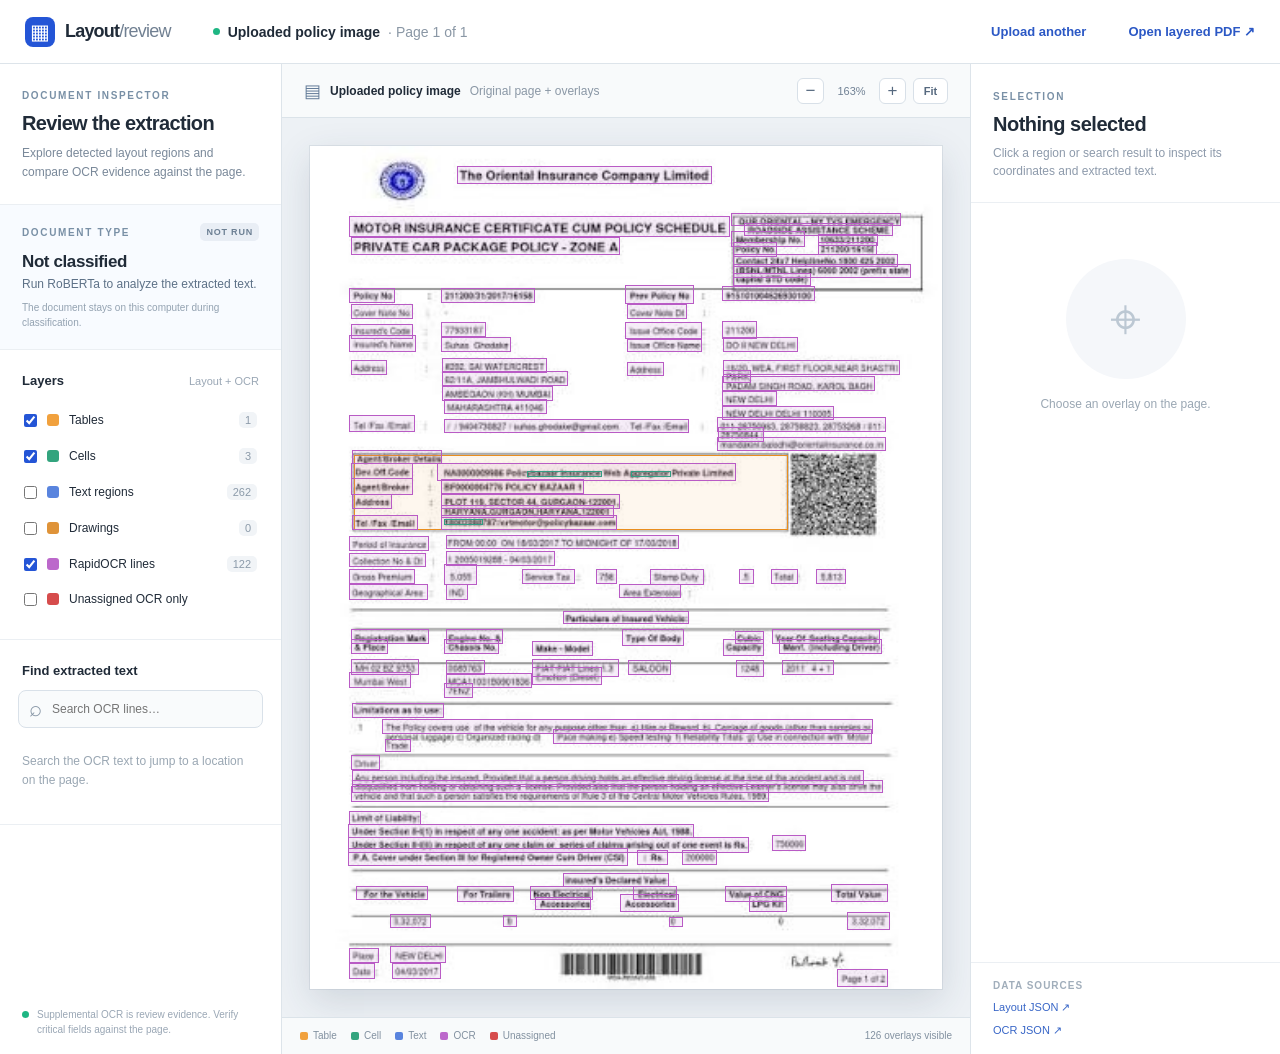
<file: index.html>
<!doctype html>
<html lang="en">
<head>
  <meta charset="utf-8">
  <meta name="viewport" content="width=device-width, initial-scale=1">
  <title>Policy layout review</title>
  <link rel="stylesheet" href="viewer.css">
</head>
<body>
  <div class="app">
    <header class="topbar">
      <div class="brand"><span class="brand-mark">▦</span><span>Layout<span class="brand-light">/review</span></span></div>
      <div class="document-name"><span class="status-dot"></span><span id="document-name">Policy schedule</span><span class="document-sub">· Page 1 of 1</span></div>
      <a class="source-link upload-link" href="/">Upload another</a>
      <a id="source-pdf" class="source-link" href="policy_roi.pdf" target="_blank" rel="noopener">Open layered PDF <span aria-hidden="true">↗</span></a>
    </header>

    <main class="workspace">
      <aside class="sidebar">
        <div class="side-head"><p class="eyebrow">DOCUMENT INSPECTOR</p><h1>Review the extraction</h1><p>Explore detected layout regions and compare OCR evidence against the page.</p></div>
        <div class="classification-card"><div class="classification-top"><span class="eyebrow">DOCUMENT TYPE</span><span id="classification-badge" class="classification-badge pending">NOT RUN</span></div><div id="classification-title" class="classification-title">Not classified</div><div id="classification-score" class="classification-score">Run RoBERTa to analyze the extracted text.</div><div id="classification-options" class="classification-options"></div><p id="classification-note" class="classification-note">The document stays on this computer during classification.</p></div>
        <div class="side-section">
          <div class="section-title"><h2>Layers</h2><span>Layout + OCR</span></div>
          <label class="layer"><input id="layer-table" type="checkbox" checked><span class="swatch table"></span><span class="layer-name">Tables</span><span id="count-table" class="count">—</span></label>
          <label class="layer"><input id="layer-cell" type="checkbox" checked><span class="swatch cell"></span><span class="layer-name">Cells</span><span id="count-cell" class="count">—</span></label>
          <label class="layer"><input id="layer-text" type="checkbox"><span class="swatch text"></span><span class="layer-name">Text regions</span><span id="count-text" class="count">—</span></label>
          <label class="layer"><input id="layer-drawing" type="checkbox"><span class="swatch drawing"></span><span class="layer-name">Drawings</span><span id="count-drawing" class="count">—</span></label>
          <label class="layer"><input id="layer-ocr" type="checkbox" checked><span class="swatch ocr"></span><span class="layer-name">RapidOCR lines</span><span id="count-ocr" class="count">—</span></label>
          <label class="layer"><input id="show-unassigned" type="checkbox"><span class="swatch unassigned"></span><span class="layer-name">Unassigned OCR only</span></label>
        </div>
        <div id="sections-panel" class="side-section" hidden><div class="section-title"><h2>Policy sections</h2><span id="sections-count"></span></div><div id="sections-list" class="sections-list"></div><p class="muted">Select a block to inspect its text and OCR evidence. Unknown blocks stay unassigned.</p></div>
        <div id="evidence-panel" class="side-section" hidden><div class="section-title"><h2>Evidence review</h2><span id="evidence-count"></span></div><div id="evidence-list" class="evidence-list"></div></div>
        <div class="side-section search-section">
          <label class="search-label" for="search">Find extracted text</label>
          <div class="search-wrap"><span aria-hidden="true">⌕</span><input id="search" type="search" placeholder="Search OCR lines…" autocomplete="off"></div>
          <div id="search-results" class="search-results"><p class="muted">Search the OCR text to jump to a location on the page.</p></div>
        </div>
        <div class="sidebar-foot"><span class="tiny-dot"></span> Supplemental OCR is review evidence. Verify critical fields against the page.</div>
      </aside>

      <section class="canvas-area" aria-label="Document page">
        <div class="canvas-toolbar"><div><span class="page-icon">▤</span><strong id="toolbar-name">Policy schedule</strong><span class="toolbar-muted">Original page + overlays</span></div><div class="zoom-tools"><button id="zoom-out" aria-label="Zoom out">−</button><span id="zoom-label">100%</span><button id="zoom-in" aria-label="Zoom in">+</button><button id="fit" class="fit-button">Fit</button></div></div>
        <div id="viewport" class="viewport"><div id="page" class="page"><img src="viewer-page.jpg" alt="Scanned policy document page"><div id="overlays" class="overlays"></div></div></div>
        <div class="canvas-footer"><span><span class="legend-box table"></span> Table <span class="legend-box cell"></span> Cell <span class="legend-box text"></span> Text <span class="legend-box ocr"></span> OCR <span class="legend-box unassigned"></span> Unassigned</span><span id="visible-count">Loading…</span></div>
      </section>

      <aside class="details"><div class="details-heading"><p class="eyebrow">SELECTION</p><h2 id="detail-title">Nothing selected</h2><p id="detail-subtitle">Click a region or search result to inspect its coordinates and extracted text.</p></div><div id="detail-body" class="detail-body"><div class="empty-illustration">⌖</div><p class="muted">Choose an overlay on the page.</p></div><div class="details-foot"><span>DATA SOURCES</span><a id="source-layout" href="policy_roi.page-001.json" target="_blank">Layout JSON ↗</a><a id="source-ocr" href="policy_data_enhanced.json" target="_blank">OCR JSON ↗</a><a id="source-association" href="#" target="_blank" hidden>Association JSON ↗</a><a id="source-sections" href="#" target="_blank" hidden>Section JSON ↗</a><a id="source-evidence" href="#" target="_blank" hidden>Evidence manifest ↗</a><a id="source-roi-ocr" href="#" target="_blank" hidden>Grouped ROI OCR JSON ↗</a><a id="crop-gallery" href="#" target="_blank" hidden>Inspect ROI crops ↗</a></div></aside>
    </main>
  </div>
  <script src="viewer-data.js"></script>
  <script src="viewer.js"></script>
</body>
</html>
</file>
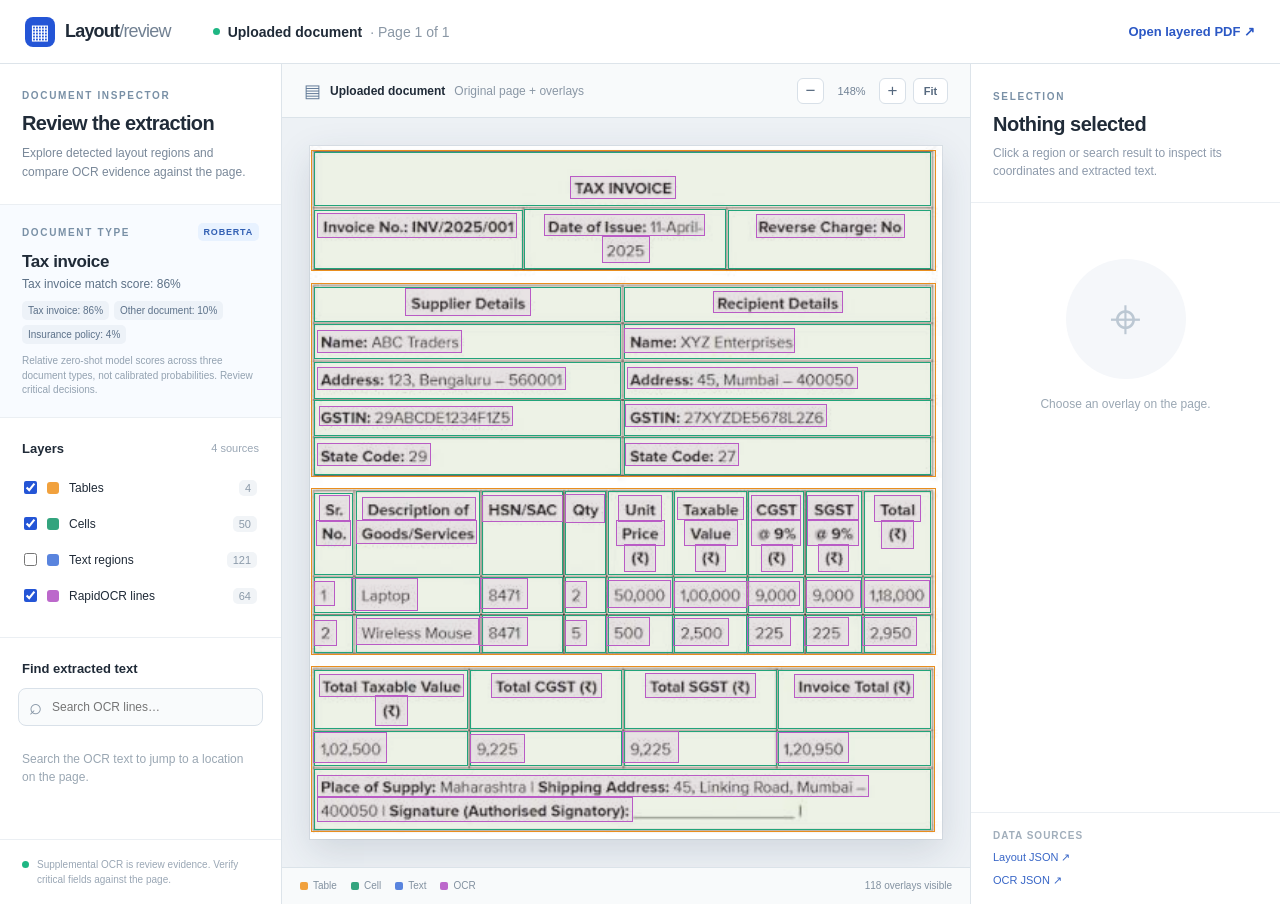
<file: runs/4cc3cbc5e69d/index.html>
<!doctype html>
<html lang="en">
<head>
  <meta charset="utf-8">
  <meta name="viewport" content="width=device-width, initial-scale=1">
  <title>Policy layout review</title>
  <link rel="stylesheet" href="viewer.css">
</head>
<body>
  <div class="app">
    <header class="topbar">
      <div class="brand"><span class="brand-mark">▦</span><span>Layout<span class="brand-light">/review</span></span></div>
      <div class="document-name"><span class="status-dot"></span><span id="document-name">Policy schedule</span><span class="document-sub">· Page 1 of 1</span></div>
      <a id="source-pdf" class="source-link" href="policy_roi.pdf" target="_blank" rel="noopener">Open layered PDF <span aria-hidden="true">↗</span></a>
    </header>

    <main class="workspace">
      <aside class="sidebar">
        <div class="side-head"><p class="eyebrow">DOCUMENT INSPECTOR</p><h1>Review the extraction</h1><p>Explore detected layout regions and compare OCR evidence against the page.</p></div>
        <div class="classification-card"><div class="classification-top"><span class="eyebrow">DOCUMENT TYPE</span><span id="classification-badge" class="classification-badge pending">NOT RUN</span></div><div id="classification-title" class="classification-title">Not classified</div><div id="classification-score" class="classification-score">Run RoBERTa to analyze the extracted text.</div><div id="classification-options" class="classification-options"></div><p id="classification-note" class="classification-note">The document stays on this computer during classification.</p></div>
        <div class="side-section">
          <div class="section-title"><h2>Layers</h2><span>4 sources</span></div>
          <label class="layer"><input id="layer-table" type="checkbox" checked><span class="swatch table"></span><span class="layer-name">Tables</span><span id="count-table" class="count">—</span></label>
          <label class="layer"><input id="layer-cell" type="checkbox" checked><span class="swatch cell"></span><span class="layer-name">Cells</span><span id="count-cell" class="count">—</span></label>
          <label class="layer"><input id="layer-text" type="checkbox"><span class="swatch text"></span><span class="layer-name">Text regions</span><span id="count-text" class="count">—</span></label>
          <label class="layer"><input id="layer-ocr" type="checkbox" checked><span class="swatch ocr"></span><span class="layer-name">RapidOCR lines</span><span id="count-ocr" class="count">—</span></label>
        </div>
        <div class="side-section search-section">
          <label class="search-label" for="search">Find extracted text</label>
          <div class="search-wrap"><span aria-hidden="true">⌕</span><input id="search" type="search" placeholder="Search OCR lines…" autocomplete="off"></div>
          <div id="search-results" class="search-results"><p class="muted">Search the OCR text to jump to a location on the page.</p></div>
        </div>
        <div class="sidebar-foot"><span class="tiny-dot"></span> Supplemental OCR is review evidence. Verify critical fields against the page.</div>
      </aside>

      <section class="canvas-area" aria-label="Document page">
        <div class="canvas-toolbar"><div><span class="page-icon">▤</span><strong id="toolbar-name">Policy schedule</strong><span class="toolbar-muted">Original page + overlays</span></div><div class="zoom-tools"><button id="zoom-out" aria-label="Zoom out">−</button><span id="zoom-label">100%</span><button id="zoom-in" aria-label="Zoom in">+</button><button id="fit" class="fit-button">Fit</button></div></div>
        <div id="viewport" class="viewport"><div id="page" class="page"><img src="viewer-page.jpg" alt="Scanned policy document page"><div id="overlays" class="overlays"></div></div></div>
        <div class="canvas-footer"><span><span class="legend-box table"></span> Table <span class="legend-box cell"></span> Cell <span class="legend-box text"></span> Text <span class="legend-box ocr"></span> OCR</span><span id="visible-count">Loading…</span></div>
      </section>

      <aside class="details"><div class="details-heading"><p class="eyebrow">SELECTION</p><h2 id="detail-title">Nothing selected</h2><p id="detail-subtitle">Click a region or search result to inspect its coordinates and extracted text.</p></div><div id="detail-body" class="detail-body"><div class="empty-illustration">⌖</div><p class="muted">Choose an overlay on the page.</p></div><div class="details-foot"><span>DATA SOURCES</span><a id="source-layout" href="policy_roi.page-001.json" target="_blank">Layout JSON ↗</a><a id="source-ocr" href="policy_data_enhanced.json" target="_blank">OCR JSON ↗</a></div></aside>
    </main>
  </div>
  <script src="viewer-data.js"></script>
  <script src="viewer.js"></script>
</body>
</html>
</file>
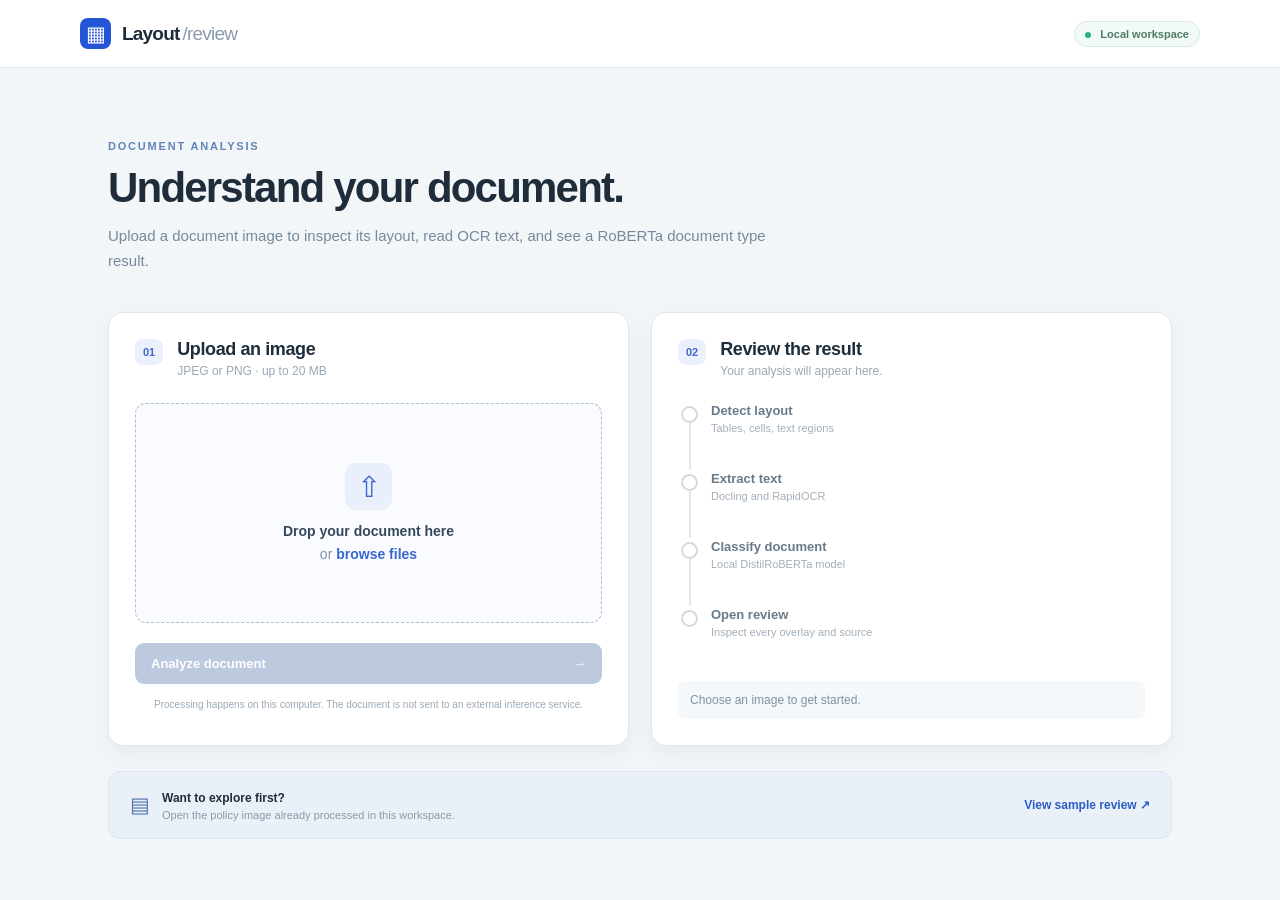
<file: app-index.html>
<!doctype html>
<html lang="en">
<head>
  <meta charset="utf-8">
  <meta name="viewport" content="width=device-width, initial-scale=1">
  <title>Document review · Layout/review</title>
  <link rel="stylesheet" href="/app.css">
</head>
<body>
  <header class="topbar"><a class="brand" href="/"><span class="brand-mark">▦</span>Layout<span class="light">/review</span></a><span class="local-pill"><span></span> Local workspace</span></header>
  <main class="main">
    <div class="intro"><p class="eyebrow">DOCUMENT ANALYSIS</p><h1>Understand your document.</h1><p>Upload a document image to inspect its layout, read OCR text, and see a RoBERTa document type result.</p></div>
    <div class="grid">
      <section class="upload-card" aria-labelledby="upload-title"><div class="card-top"><span class="step-number">01</span><div><h2 id="upload-title">Upload an image</h2><p>JPEG or PNG · up to 20 MB</p></div></div>
        <input id="file-input" class="visually-hidden" type="file" accept="image/jpeg,image/png">
        <div id="dropzone" class="dropzone" role="button" tabindex="0" aria-label="Choose an image to upload"><div class="upload-icon">⇧</div><strong>Drop your document here</strong><span>or <span class="choose">browse files</span></span></div>
        <div id="selection" class="selection" hidden><img id="thumbnail" alt="Selected document preview"><div><strong id="file-name"></strong><span id="file-size"></span></div><button id="remove-file" type="button" aria-label="Remove selected file">×</button></div>
        <button id="analyze" class="primary" type="button" disabled>Analyze document <span aria-hidden="true">→</span></button>
        <p class="privacy">Processing happens on this computer. The document is not sent to an external inference service.</p>
      </section>
      <section class="progress-card" aria-labelledby="progress-title"><div class="card-top"><span class="step-number">02</span><div><h2 id="progress-title">Review the result</h2><p id="progress-summary">Your analysis will appear here.</p></div></div>
        <ol class="steps"><li data-step="layout"><span class="step-dot"></span><div><strong>Detect layout</strong><small>Tables, cells, text regions</small></div></li><li data-step="extract"><span class="step-dot"></span><div><strong>Extract text</strong><small>Docling and RapidOCR</small></div></li><li data-step="classify"><span class="step-dot"></span><div><strong>Classify document</strong><small>Local DistilRoBERTa model</small></div></li><li data-step="review"><span class="step-dot"></span><div><strong>Open review</strong><small>Inspect every overlay and source</small></div></li></ol>
        <div id="status" class="status" role="status">Choose an image to get started.</div><a id="review-link" class="review-link" hidden>Open document review <span>↗</span></a>
      </section>
    </div>
    <div class="sample"><div><span class="sample-icon">▤</span><div><strong>Want to explore first?</strong><p>Open the policy image already processed in this workspace.</p></div></div><a href="/sample">View sample review ↗</a></div>
  </main>
  <script src="/app.js"></script>
</body>
</html>
</file>
<file: viewer.css>
:root{font-family:Inter,-apple-system,BlinkMacSystemFont,"Segoe UI",sans-serif;color:#202b38;background:#eef1f4;font-size:14px}*{box-sizing:border-box}body{margin:0}.app{height:100vh;min-height:620px;display:flex;flex-direction:column}.topbar{height:64px;flex:none;background:#fff;border-bottom:1px solid #dde4ea;display:flex;align-items:center;padding:0 25px;gap:42px}.brand{font-weight:800;font-size:18px;letter-spacing:-.8px;display:flex;align-items:center;gap:10px;white-space:nowrap}.brand-mark{background:#2455d6;color:#fff;border-radius:8px;width:30px;height:30px;display:grid;place-items:center;font-size:21px;font-weight:400}.brand-light{font-weight:450;color:#718092}.document-name{font-weight:650;display:flex;align-items:center;gap:8px}.document-sub,.toolbar-muted{font-weight:400;color:#8a97a5}.status-dot,.tiny-dot{width:7px;height:7px;border-radius:50%;background:#1eb683;display:inline-block}.source-link{margin-left:auto;color:#2b58c5;text-decoration:none;font-weight:650;font-size:13px}.source-link:hover{text-decoration:underline}.workspace{display:grid;grid-template-columns:282px minmax(360px,1fr) 310px;min-height:0;flex:1}.sidebar,.details{background:#fff;min-height:0;display:flex;flex-direction:column}.sidebar{border-right:1px solid #dde4ea}.details{border-left:1px solid #dde4ea}.side-head{padding:26px 22px 23px;border-bottom:1px solid #ebeff3}.eyebrow{font-size:10px;letter-spacing:1.65px;font-weight:800;color:#7990a6;margin:0 0 10px}.side-head h1{font-size:20px;letter-spacing:-.65px;margin:0 0 9px;line-height:1.2}.side-head>p:last-child{font-size:12px;color:#798899;line-height:1.55;margin:0}.side-section{padding:23px 18px;border-bottom:1px solid #ebeff3}.section-title{display:flex;align-items:center;justify-content:space-between;padding:0 4px;margin-bottom:14px}.section-title h2{font-size:13px;margin:0}.section-title span{font-size:11px;color:#9aa7b5}.layer{display:flex;align-items:center;gap:10px;padding:10px 6px;border-radius:7px;cursor:pointer;font-size:12px}.layer:hover{background:#f6f8fa}.layer input{accent-color:#2455d6;margin:0}.swatch{height:12px;width:12px;border-radius:3px;flex:none}.swatch.table,.legend-box.table{background:#f1a13d}.swatch.cell,.legend-box.cell{background:#33a47e}.swatch.text,.legend-box.text{background:#5984de}.swatch.ocr,.legend-box.ocr{background:#bc68cb}.layer-name{flex:1}.count{color:#8b9aa9;background:#f1f4f7;padding:2px 6px;border-radius:5px;font-size:11px}.search-section{min-height:0;display:flex;flex:1;flex-direction:column}.search-label{font-weight:700;font-size:13px;margin:0 4px 12px}.search-wrap{border:1px solid #d9e1e9;background:#f9fbfc;border-radius:8px;display:flex;align-items:center;gap:8px;padding:0 10px;color:#8695a5}.search-wrap:focus-within{border-color:#4169d4;box-shadow:0 0 0 3px #4169d420}.search-wrap span{font-size:22px;line-height:1}.search-wrap input{border:0;outline:0;background:transparent;height:36px;width:100%;font:inherit;font-size:12px}.search-results{overflow:auto;margin-top:12px;min-height:0}.muted{color:#9aa7b3;font-size:12px;line-height:1.55}.search-results .muted{padding:0 4px}.result{width:100%;border:1px solid transparent;border-radius:7px;background:#fff;padding:9px;text-align:left;cursor:pointer;margin-bottom:4px}.result:hover,.result.active{background:#f4f7fe;border-color:#d9e3fa}.result-text{display:block;overflow:hidden;text-overflow:ellipsis;white-space:nowrap;font-weight:600;font-size:12px}.result-meta{display:block;color:#99a7b5;font-size:10px;margin-top:4px}.sidebar-foot{padding:17px 22px;font-size:10px;color:#9aa7b5;line-height:1.5;display:flex;align-items:flex-start;gap:8px}.sidebar-foot .tiny-dot{margin-top:4px;flex:none}.canvas-area{min-width:0;display:flex;flex-direction:column;background:#edf1f5}.canvas-toolbar{height:54px;flex:none;background:#f8fafb;border-bottom:1px solid #dbe3e9;display:flex;align-items:center;justify-content:space-between;padding:0 22px;font-size:12px}.canvas-toolbar>div:first-child{display:flex;align-items:center;gap:9px}.page-icon{font-size:18px;color:#637b98}.zoom-tools{display:flex;align-items:center;gap:7px}.zoom-tools button{border:1px solid #d8e0e8;border-radius:6px;background:#fff;color:#56697f;width:27px;height:26px;cursor:pointer;font-size:17px}.zoom-tools button:hover{background:#eaf0fb}.zoom-tools .fit-button{font-size:11px;width:35px;font-weight:650}.zoom-tools span{min-width:41px;text-align:center;font-size:11px;color:#708194}.viewport{flex:1;overflow:auto;padding:28px}.page{position:relative;width:768px;height:1024px;margin:0 auto;box-shadow:0 12px 35px #2a3d5926,0 0 0 1px #dce2e8;background:white}.page img{width:100%;height:100%;display:block}.overlays{position:absolute;inset:0;pointer-events:none}.overlay{position:absolute;pointer-events:auto;cursor:pointer;border:1.5px solid;transition:background .15s,box-shadow .15s;min-width:3px;min-height:3px}.overlay.table{border-color:#e98e1e;background:#f4a34016}.overlay.cell{border-color:#21a47a;background:#2eb58b14}.overlay.text{border-color:#4d80dc;background:#4d80dc18}.overlay.ocr{border-color:#b95bc5;background:#bb6aca1b}.overlay:hover,.overlay.selected{z-index:20;box-shadow:0 0 0 2px #fff,0 0 0 4px #263e6a;background:#4169d43a}.overlay.search-hit{background:#f6dd5888;border-color:#cf9e14;z-index:15}.canvas-footer{height:37px;flex:none;background:#f8fafb;border-top:1px solid #dbe3e9;display:flex;justify-content:space-between;align-items:center;padding:0 18px;color:#8291a0;font-size:10px}.canvas-footer>span:first-child{display:flex;align-items:center;gap:5px}.legend-box{width:8px;height:8px;border-radius:2px;display:inline-block;margin-left:9px}.legend-box:first-child{margin-left:0}.details-heading{padding:27px 22px 22px;border-bottom:1px solid #ebeff3}.details-heading h2{font-size:20px;letter-spacing:-.5px;margin:0 0 8px;line-height:1.2}.details-heading>p:last-child{font-size:12px;color:#8d9aab;line-height:1.5;margin:0}.detail-body{padding:20px 22px;overflow:auto;flex:1}.empty-illustration{height:120px;width:120px;border-radius:50%;background:#f5f7fa;display:grid;place-items:center;color:#bcc8d3;font-size:55px;margin:36px auto 16px}.detail-body>.muted{text-align:center}.detail-label{font-size:10px;color:#8798a8;letter-spacing:1px;font-weight:800;text-transform:uppercase;margin:20px 0 8px}.detail-label:first-child{margin-top:0}.detail-value{font-size:13px;line-height:1.55;word-break:break-word}.detail-code{background:#f5f7fa;border:1px solid #e8edf1;border-radius:7px;padding:11px 12px;font:11px/1.8 ui-monospace,SFMono-Regular,monospace;color:#587086}.confidence{display:flex;align-items:center;gap:10px}.confidence-track{height:5px;background:#e7edf1;border-radius:5px;flex:1;overflow:hidden}.confidence-fill{height:100%;background:#24b280}.details-foot{border-top:1px solid #ebeff3;padding:17px 22px;display:flex;flex-direction:column;gap:10px;font-size:11px}.details-foot span{font-size:10px;letter-spacing:1px;color:#a1aebb;font-weight:800}.details-foot a{color:#3866c7;text-decoration:none}.details-foot a:hover{text-decoration:underline}@media(max-width:1100px){.workspace{grid-template-columns:245px minmax(320px,1fr)}.details{display:none}}@media(max-width:700px){.app{height:auto;min-height:100vh}.topbar{gap:12px;padding:0 14px}.document-name{display:none}.workspace{display:flex;flex-direction:column}.sidebar{border:0}.side-head{padding:16px}.side-section{padding:12px 16px}.search-section{max-height:260px}.sidebar-foot{display:none}.canvas-area{height:75vh}.canvas-toolbar{padding:0 12px}.toolbar-muted{display:none}.viewport{padding:16px}.canvas-footer{padding:0 10px}}
.classification-card{padding:18px 22px 19px;border-bottom:1px solid #ebeff3;background:#f8fbff}.classification-top{display:flex;align-items:center;justify-content:space-between;gap:8px}.classification-top .eyebrow{margin:0}.classification-badge{font-size:9px;letter-spacing:.8px;font-weight:800;border-radius:5px;padding:4px 6px;background:#e9eef5;color:#6c7f93}.classification-badge.insurance_policy{background:#def5e9;color:#177451}.classification-badge.other_document{background:#e8edf8;color:#405d9d}.classification-badge.needs_review{background:#fff1d9;color:#a4670d}.classification-title{font-size:17px;letter-spacing:-.4px;font-weight:750;margin-top:11px}.classification-score{font-size:12px;color:#5d7187;margin-top:5px}.classification-note{font-size:10px;line-height:1.45;color:#93a2b1;margin:10px 0 0}
.classification-badge.tax_invoice{background:#e8f2ff;color:#315fb3}
.classification-options{display:flex;flex-wrap:wrap;gap:5px;margin-top:10px}.classification-options:empty{display:none}.classification-option{font-size:10px;color:#5c7189;background:#edf2f8;border-radius:5px;padding:4px 6px}
.topbar .upload-link{margin-left:auto}.topbar .source-link:not(.upload-link){margin-left:0}@media(max-width:700px){.topbar .upload-link{font-size:11px}.topbar #source-pdf{display:none}}
.swatch.drawing,.legend-box.drawing{background:#df9338}.swatch.unassigned,.legend-box.unassigned{background:#d64c4c}.overlay.drawing{border-color:#d8872a;background:#ec9a3214}.overlay.ocr.unassigned{border-color:#d64c4c;border-style:dashed;background:#e7656520}.overlay.ocr.ambiguous{box-shadow:inset 0 0 0 1px #e5aa35}.overlay.related{z-index:18;box-shadow:0 0 0 2px #fff,0 0 0 4px #1b8cbd;background:#29a5d044}.association-list{display:flex;flex-direction:column;gap:5px}.association-list button{border:1px solid #dce4ec;border-radius:6px;background:#f7fafd;text-align:left;padding:6px 8px;color:#315879;font-size:11px;line-height:1.4;font-family:inherit;cursor:pointer;word-break:break-word}.association-list button:hover{background:#eaf3fb}
.sections-list{max-height:220px;overflow:auto}.section-group{border-bottom:1px solid #eef1f4;padding:4px 0}.section-group summary{cursor:pointer;font-weight:650;font-size:12px;padding:5px 4px}.section-group button{display:block;width:100%;border:0;background:#f8fafc;text-align:left;font:11px/1.4 inherit;color:#42586e;padding:6px 8px;cursor:pointer;overflow:hidden;text-overflow:ellipsis;white-space:nowrap}.section-group button:hover{background:#eaf1ff}.detail-code{white-space:pre-wrap;margin-top:12px}
.evidence-list{max-height:260px;overflow:auto}.evidence-group{border-bottom:1px solid #e9edf2;padding:5px 2px}.evidence-group summary{cursor:pointer;font-size:11px;font-weight:700;color:#263d57}.evidence-group p{font-size:11px;line-height:1.35;margin:7px 0;color:#50657a}.evidence-group .evidence-meta{font-size:10px;color:#74869a}.evidence-group button{display:block;width:100%;padding:6px;margin:4px 0;border:1px solid #dce4ec;border-radius:5px;background:#f7faff;text-align:left;font-size:10px;color:#365b80;cursor:pointer}.evidence-group button:hover{background:#e8f1ff}.evidence-group .evidence-rejected{color:#9a6d63;font-size:10px}.detail-value{white-space:pre-wrap}
.sidebar{overflow-y:auto}.sidebar .search-section{flex:none;min-height:170px}.sidebar-foot{margin-top:auto}
</file>
<file: runs/4cc3cbc5e69d/viewer.css>
:root{font-family:Inter,-apple-system,BlinkMacSystemFont,"Segoe UI",sans-serif;color:#202b38;background:#eef1f4;font-size:14px}*{box-sizing:border-box}body{margin:0}.app{height:100vh;min-height:620px;display:flex;flex-direction:column}.topbar{height:64px;flex:none;background:#fff;border-bottom:1px solid #dde4ea;display:flex;align-items:center;padding:0 25px;gap:42px}.brand{font-weight:800;font-size:18px;letter-spacing:-.8px;display:flex;align-items:center;gap:10px;white-space:nowrap}.brand-mark{background:#2455d6;color:#fff;border-radius:8px;width:30px;height:30px;display:grid;place-items:center;font-size:21px;font-weight:400}.brand-light{font-weight:450;color:#718092}.document-name{font-weight:650;display:flex;align-items:center;gap:8px}.document-sub,.toolbar-muted{font-weight:400;color:#8a97a5}.status-dot,.tiny-dot{width:7px;height:7px;border-radius:50%;background:#1eb683;display:inline-block}.source-link{margin-left:auto;color:#2b58c5;text-decoration:none;font-weight:650;font-size:13px}.source-link:hover{text-decoration:underline}.workspace{display:grid;grid-template-columns:282px minmax(360px,1fr) 310px;min-height:0;flex:1}.sidebar,.details{background:#fff;min-height:0;display:flex;flex-direction:column}.sidebar{border-right:1px solid #dde4ea}.details{border-left:1px solid #dde4ea}.side-head{padding:26px 22px 23px;border-bottom:1px solid #ebeff3}.eyebrow{font-size:10px;letter-spacing:1.65px;font-weight:800;color:#7990a6;margin:0 0 10px}.side-head h1{font-size:20px;letter-spacing:-.65px;margin:0 0 9px;line-height:1.2}.side-head>p:last-child{font-size:12px;color:#798899;line-height:1.55;margin:0}.side-section{padding:23px 18px;border-bottom:1px solid #ebeff3}.section-title{display:flex;align-items:center;justify-content:space-between;padding:0 4px;margin-bottom:14px}.section-title h2{font-size:13px;margin:0}.section-title span{font-size:11px;color:#9aa7b5}.layer{display:flex;align-items:center;gap:10px;padding:10px 6px;border-radius:7px;cursor:pointer;font-size:12px}.layer:hover{background:#f6f8fa}.layer input{accent-color:#2455d6;margin:0}.swatch{height:12px;width:12px;border-radius:3px;flex:none}.swatch.table,.legend-box.table{background:#f1a13d}.swatch.cell,.legend-box.cell{background:#33a47e}.swatch.text,.legend-box.text{background:#5984de}.swatch.ocr,.legend-box.ocr{background:#bc68cb}.layer-name{flex:1}.count{color:#8b9aa9;background:#f1f4f7;padding:2px 6px;border-radius:5px;font-size:11px}.search-section{min-height:0;display:flex;flex:1;flex-direction:column}.search-label{font-weight:700;font-size:13px;margin:0 4px 12px}.search-wrap{border:1px solid #d9e1e9;background:#f9fbfc;border-radius:8px;display:flex;align-items:center;gap:8px;padding:0 10px;color:#8695a5}.search-wrap:focus-within{border-color:#4169d4;box-shadow:0 0 0 3px #4169d420}.search-wrap span{font-size:22px;line-height:1}.search-wrap input{border:0;outline:0;background:transparent;height:36px;width:100%;font:inherit;font-size:12px}.search-results{overflow:auto;margin-top:12px;min-height:0}.muted{color:#9aa7b3;font-size:12px;line-height:1.55}.search-results .muted{padding:0 4px}.result{width:100%;border:1px solid transparent;border-radius:7px;background:#fff;padding:9px;text-align:left;cursor:pointer;margin-bottom:4px}.result:hover,.result.active{background:#f4f7fe;border-color:#d9e3fa}.result-text{display:block;overflow:hidden;text-overflow:ellipsis;white-space:nowrap;font-weight:600;font-size:12px}.result-meta{display:block;color:#99a7b5;font-size:10px;margin-top:4px}.sidebar-foot{padding:17px 22px;font-size:10px;color:#9aa7b5;line-height:1.5;display:flex;align-items:flex-start;gap:8px}.sidebar-foot .tiny-dot{margin-top:4px;flex:none}.canvas-area{min-width:0;display:flex;flex-direction:column;background:#edf1f5}.canvas-toolbar{height:54px;flex:none;background:#f8fafb;border-bottom:1px solid #dbe3e9;display:flex;align-items:center;justify-content:space-between;padding:0 22px;font-size:12px}.canvas-toolbar>div:first-child{display:flex;align-items:center;gap:9px}.page-icon{font-size:18px;color:#637b98}.zoom-tools{display:flex;align-items:center;gap:7px}.zoom-tools button{border:1px solid #d8e0e8;border-radius:6px;background:#fff;color:#56697f;width:27px;height:26px;cursor:pointer;font-size:17px}.zoom-tools button:hover{background:#eaf0fb}.zoom-tools .fit-button{font-size:11px;width:35px;font-weight:650}.zoom-tools span{min-width:41px;text-align:center;font-size:11px;color:#708194}.viewport{flex:1;overflow:auto;padding:28px}.page{position:relative;width:768px;height:1024px;margin:0 auto;box-shadow:0 12px 35px #2a3d5926,0 0 0 1px #dce2e8;background:white}.page img{width:100%;height:100%;display:block}.overlays{position:absolute;inset:0;pointer-events:none}.overlay{position:absolute;pointer-events:auto;cursor:pointer;border:1.5px solid;transition:background .15s,box-shadow .15s;min-width:3px;min-height:3px}.overlay.table{border-color:#e98e1e;background:#f4a34016}.overlay.cell{border-color:#21a47a;background:#2eb58b14}.overlay.text{border-color:#4d80dc;background:#4d80dc18}.overlay.ocr{border-color:#b95bc5;background:#bb6aca1b}.overlay:hover,.overlay.selected{z-index:20;box-shadow:0 0 0 2px #fff,0 0 0 4px #263e6a;background:#4169d43a}.overlay.search-hit{background:#f6dd5888;border-color:#cf9e14;z-index:15}.canvas-footer{height:37px;flex:none;background:#f8fafb;border-top:1px solid #dbe3e9;display:flex;justify-content:space-between;align-items:center;padding:0 18px;color:#8291a0;font-size:10px}.canvas-footer>span:first-child{display:flex;align-items:center;gap:5px}.legend-box{width:8px;height:8px;border-radius:2px;display:inline-block;margin-left:9px}.legend-box:first-child{margin-left:0}.details-heading{padding:27px 22px 22px;border-bottom:1px solid #ebeff3}.details-heading h2{font-size:20px;letter-spacing:-.5px;margin:0 0 8px;line-height:1.2}.details-heading>p:last-child{font-size:12px;color:#8d9aab;line-height:1.5;margin:0}.detail-body{padding:20px 22px;overflow:auto;flex:1}.empty-illustration{height:120px;width:120px;border-radius:50%;background:#f5f7fa;display:grid;place-items:center;color:#bcc8d3;font-size:55px;margin:36px auto 16px}.detail-body>.muted{text-align:center}.detail-label{font-size:10px;color:#8798a8;letter-spacing:1px;font-weight:800;text-transform:uppercase;margin:20px 0 8px}.detail-label:first-child{margin-top:0}.detail-value{font-size:13px;line-height:1.55;word-break:break-word}.detail-code{background:#f5f7fa;border:1px solid #e8edf1;border-radius:7px;padding:11px 12px;font:11px/1.8 ui-monospace,SFMono-Regular,monospace;color:#587086}.confidence{display:flex;align-items:center;gap:10px}.confidence-track{height:5px;background:#e7edf1;border-radius:5px;flex:1;overflow:hidden}.confidence-fill{height:100%;background:#24b280}.details-foot{border-top:1px solid #ebeff3;padding:17px 22px;display:flex;flex-direction:column;gap:10px;font-size:11px}.details-foot span{font-size:10px;letter-spacing:1px;color:#a1aebb;font-weight:800}.details-foot a{color:#3866c7;text-decoration:none}.details-foot a:hover{text-decoration:underline}@media(max-width:1100px){.workspace{grid-template-columns:245px minmax(320px,1fr)}.details{display:none}}@media(max-width:700px){.app{height:auto;min-height:100vh}.topbar{gap:12px;padding:0 14px}.document-name{display:none}.workspace{display:flex;flex-direction:column}.sidebar{border:0}.side-head{padding:16px}.side-section{padding:12px 16px}.search-section{max-height:260px}.sidebar-foot{display:none}.canvas-area{height:75vh}.canvas-toolbar{padding:0 12px}.toolbar-muted{display:none}.viewport{padding:16px}.canvas-footer{padding:0 10px}}
.classification-card{padding:18px 22px 19px;border-bottom:1px solid #ebeff3;background:#f8fbff}.classification-top{display:flex;align-items:center;justify-content:space-between;gap:8px}.classification-top .eyebrow{margin:0}.classification-badge{font-size:9px;letter-spacing:.8px;font-weight:800;border-radius:5px;padding:4px 6px;background:#e9eef5;color:#6c7f93}.classification-badge.insurance_policy{background:#def5e9;color:#177451}.classification-badge.other_document{background:#e8edf8;color:#405d9d}.classification-badge.needs_review{background:#fff1d9;color:#a4670d}.classification-title{font-size:17px;letter-spacing:-.4px;font-weight:750;margin-top:11px}.classification-score{font-size:12px;color:#5d7187;margin-top:5px}.classification-note{font-size:10px;line-height:1.45;color:#93a2b1;margin:10px 0 0}
.classification-badge.tax_invoice{background:#e8f2ff;color:#315fb3}
.classification-options{display:flex;flex-wrap:wrap;gap:5px;margin-top:10px}.classification-options:empty{display:none}.classification-option{font-size:10px;color:#5c7189;background:#edf2f8;border-radius:5px;padding:4px 6px}
</file>
<file: app.css>
:root{font-family:Inter,-apple-system,BlinkMacSystemFont,"Segoe UI",sans-serif;color:#1f2d3b;background:#f3f6f9;font-size:14px}*{box-sizing:border-box}body{margin:0}.topbar{height:68px;background:#fff;border-bottom:1px solid #e0e7ee;display:flex;align-items:center;justify-content:space-between;padding:0 max(28px,calc((100vw - 1120px)/2))}.brand{display:flex;align-items:center;gap:3px;color:#1e2b3b;text-decoration:none;font-size:19px;letter-spacing:-.8px;font-weight:800}.brand-mark{background:#2455d6;color:#fff;border-radius:8px;width:31px;height:31px;display:grid;place-items:center;margin-right:8px;font-size:21px;font-weight:400}.light{font-weight:450;color:#8b9aaa}.local-pill{border:1px solid #d9e9e3;background:#f1faf6;border-radius:20px;padding:6px 10px;color:#4d7b65;font-size:11px;font-weight:650}.local-pill span{display:inline-block;width:6px;height:6px;background:#25b37c;border-radius:50%;margin-right:6px}.main{max-width:1120px;margin:0 auto;padding:72px 28px 50px}.intro{max-width:670px;margin-bottom:38px}.eyebrow{font-size:11px;letter-spacing:1.8px;font-weight:800;color:#6283b8;margin:0 0 13px}.intro h1{font-size:42px;letter-spacing:-1.8px;line-height:1.08;margin:0 0 14px}.intro>p:last-child{color:#77899a;font-size:15px;line-height:1.65;margin:0}.grid{display:grid;grid-template-columns:1fr 1fr;gap:22px}.upload-card,.progress-card{background:white;border:1px solid #e0e7ee;border-radius:15px;padding:26px;box-shadow:0 8px 25px #273c5310}.card-top{display:flex;align-items:flex-start;gap:14px;margin-bottom:25px}.step-number{background:#ebf0fc;color:#4168c8;border-radius:8px;padding:7px 8px;font-weight:800;font-size:11px}.card-top h2{font-size:18px;letter-spacing:-.4px;margin:0 0 4px}.card-top p{color:#9aa8b5;font-size:12px;margin:0}.dropzone{height:220px;border:1.5px dashed #aebed1;border-radius:11px;background:#f9fbfe;display:flex;flex-direction:column;justify-content:center;align-items:center;gap:7px;color:#8295aa;cursor:pointer;transition:border .15s,background .15s}.dropzone:hover,.dropzone.dragover,.dropzone:focus-visible{outline:none;border-color:#3f6bd3;background:#f1f6ff}.dropzone strong{font-size:14px;color:#35485d}.dropzone .choose{color:#3866d2;font-weight:700}.upload-icon{height:47px;width:47px;display:grid;place-items:center;background:#eaf0fb;border-radius:11px;color:#4169d0;font-size:29px;margin-bottom:6px}.selection{display:flex;align-items:center;gap:13px;border:1px solid #d9e4ed;background:#f7fafd;border-radius:10px;padding:9px;margin-top:13px}.selection[hidden]{display:none}.selection img{width:43px;height:53px;object-fit:cover;background:#fff;border:1px solid #e1e6eb;border-radius:4px}.selection div{min-width:0;flex:1;display:flex;flex-direction:column;gap:5px}.selection strong{font-size:12px;white-space:nowrap;overflow:hidden;text-overflow:ellipsis}.selection span{font-size:10px;color:#91a1af}.selection button{border:0;background:none;color:#8998a8;font-size:23px;cursor:pointer}.primary{border:0;border-radius:9px;background:#2455d6;color:#fff;padding:13px 16px;font:inherit;font-size:13px;font-weight:750;width:100%;margin-top:20px;display:flex;align-items:center;justify-content:space-between;cursor:pointer}.primary:hover:not(:disabled){background:#1948c4}.primary:disabled{background:#bdc9df;cursor:not-allowed}.privacy{font-size:10px;color:#9ba9b5;line-height:1.5;text-align:center;margin:13px 0 0}.steps{list-style:none;margin:0;padding:0 0 0 3px}.steps li{display:flex;gap:13px;min-height:68px;color:#a3afba}.step-dot{width:17px;height:17px;border:2px solid #d2dbe4;border-radius:50%;margin-top:3px;flex:none;position:relative}.steps li:not(:last-child) .step-dot:after{content:"";position:absolute;top:15px;left:6px;height:47px;width:2px;background:#e3e9ee}.steps li.active{color:#3057be}.steps li.active .step-dot{border-color:#3f6bd3;background:#eaf0ff}.steps li.complete{color:#278b69}.steps li.complete .step-dot{border-color:#23a77b;background:#23a77b}.steps li.complete .step-dot:before{content:"✓";position:absolute;color:white;font-size:10px;top:-1px;left:2px}.steps li strong{display:block;font-size:13px;color:#687b8b}.steps li.active strong{color:#2850bc}.steps li.complete strong{color:#2b6454}.steps li small{display:block;font-size:11px;margin-top:4px}.status{border-radius:8px;background:#f5f8fb;color:#8192a3;font-size:12px;padding:12px;margin-top:6px}.status.error{background:#fff3f0;color:#a94335}.status.success{background:#edf9f3;color:#267d57}.review-link{margin-top:12px;background:#ecf2ff;color:#2455c2;padding:12px 14px;border-radius:8px;font-size:12px;font-weight:750;display:flex;justify-content:space-between;text-decoration:none}.review-link[hidden]{display:none}.sample{margin-top:25px;background:#eaf0f7;border:1px solid #dce5ef;border-radius:12px;padding:17px 21px;display:flex;align-items:center;justify-content:space-between;gap:20px}.sample>div{display:flex;align-items:center;gap:12px}.sample-icon{font-size:21px;color:#5577ac}.sample strong{font-size:12px}.sample p{font-size:11px;color:#8a9aaa;margin:4px 0 0}.sample a{font-size:12px;color:#2c5dc2;font-weight:750;white-space:nowrap;text-decoration:none}.visually-hidden{position:absolute;width:1px;height:1px;padding:0;margin:-1px;overflow:hidden;clip:rect(0,0,0,0);white-space:nowrap;border:0}@media(max-width:760px){.main{padding:42px 18px}.intro h1{font-size:34px}.grid{grid-template-columns:1fr}.sample{align-items:flex-start;flex-direction:column}.topbar{padding:0 18px}}
</file>
